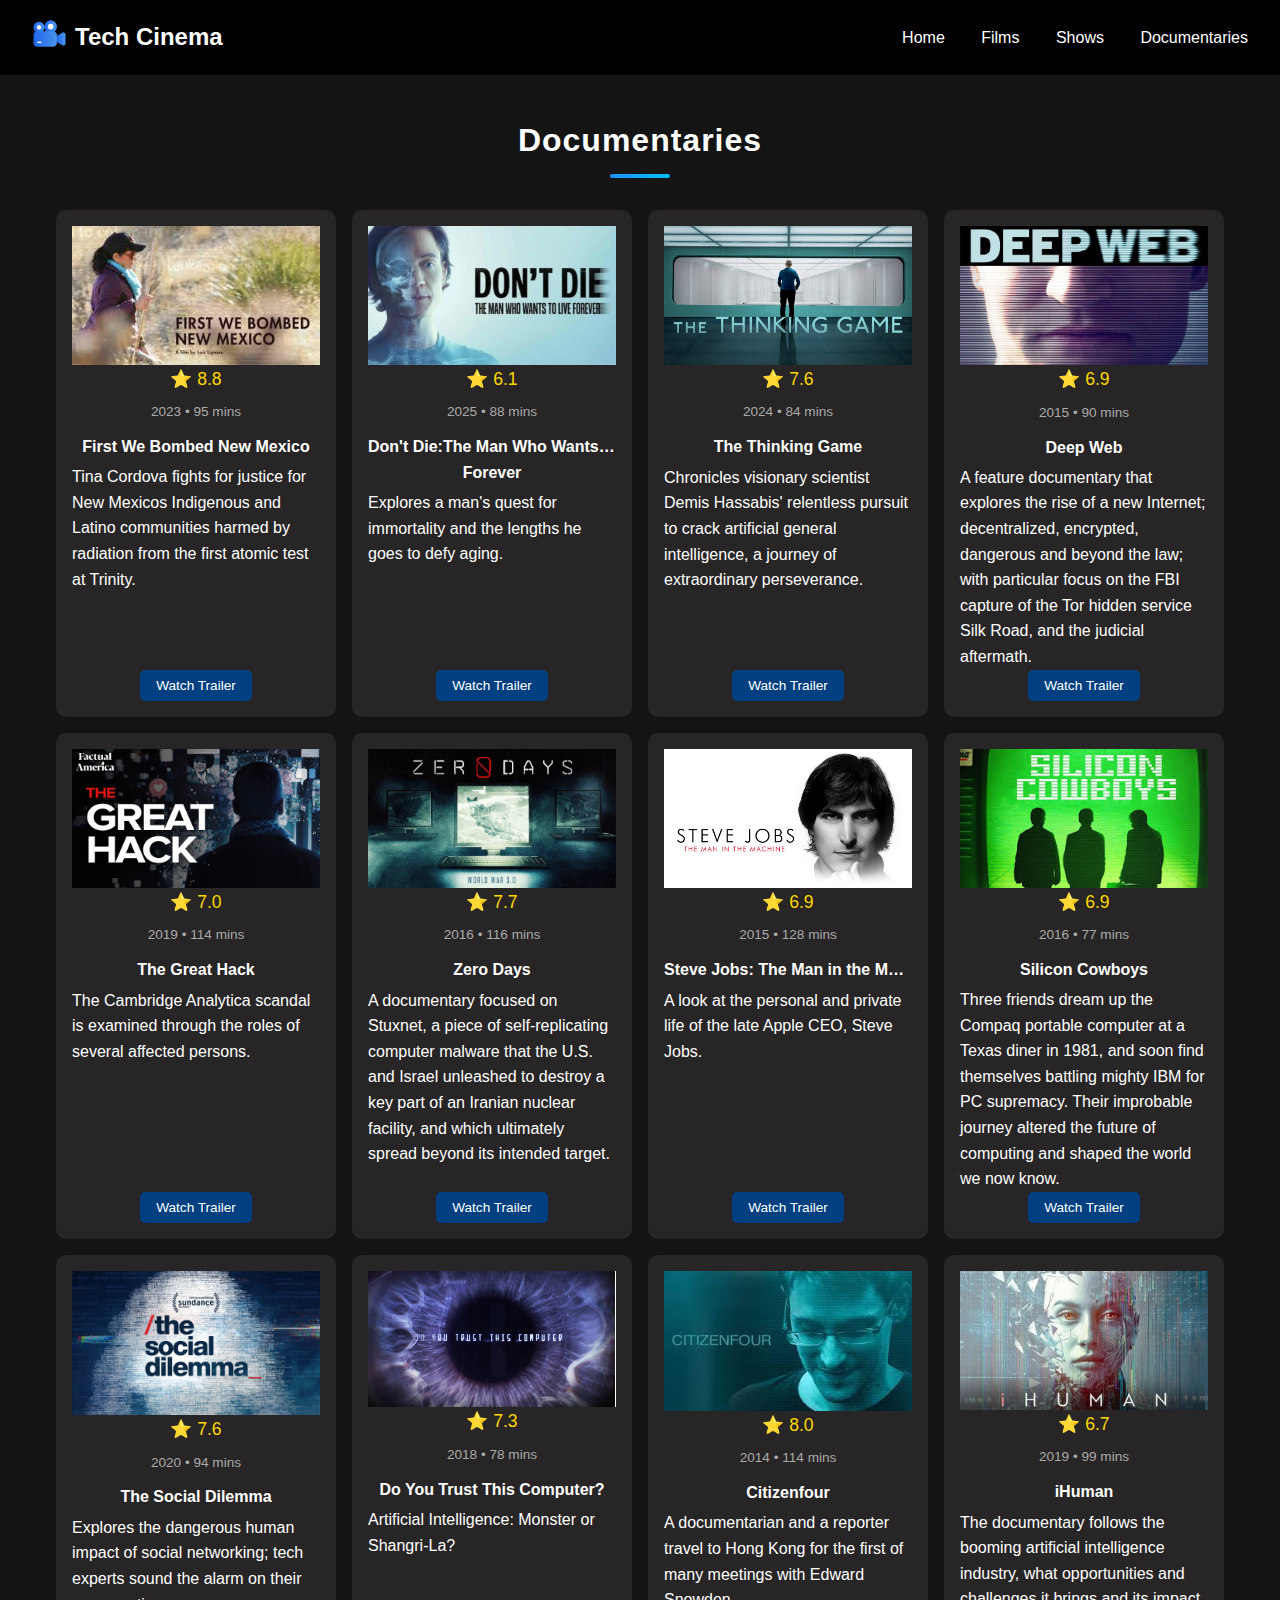
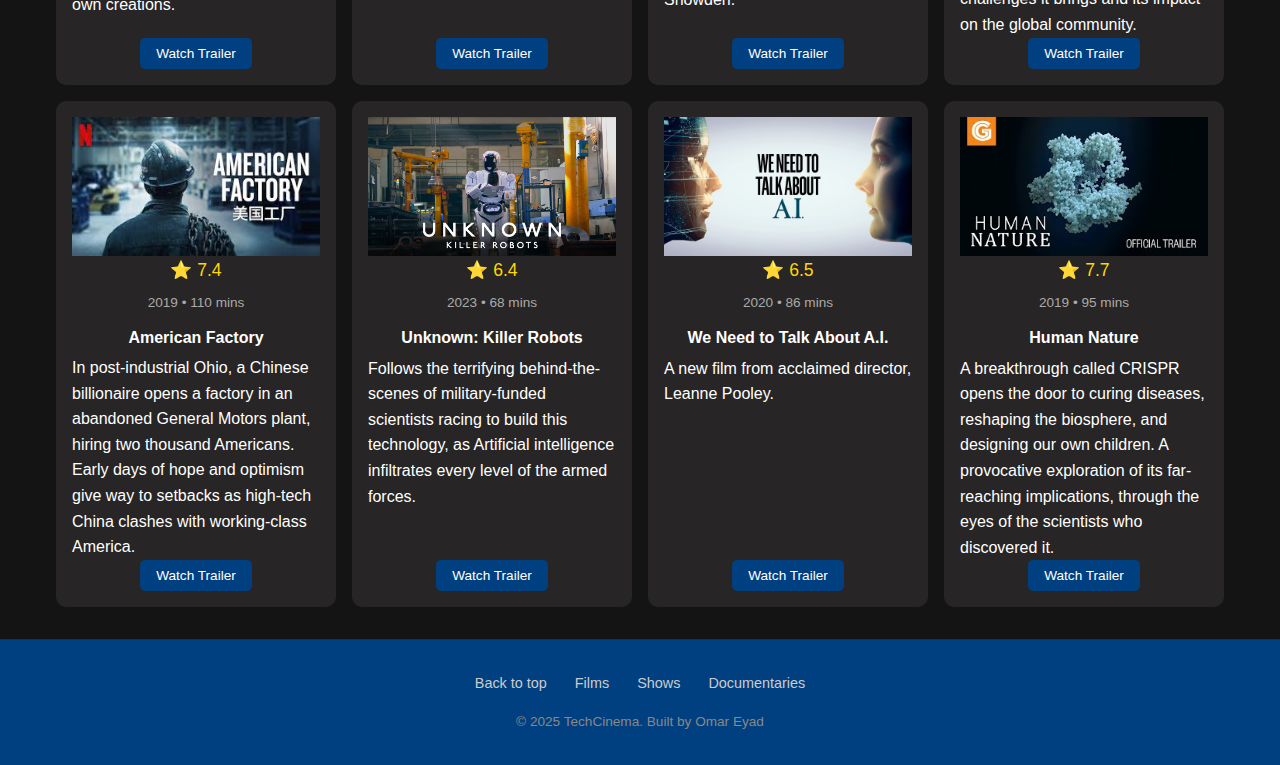
<file: documentaries.html>
<!DOCTYPE html>
<html lang="en">
<head>
    <meta charset="UTF-8">
    <meta name="viewport" content="width=device-width, initial-scale=1.0">
    <link rel="stylesheet" href="styles.css">
    <title>Films page</title>
</head>
<body>
     <header class ="header">
        <div class ="logo">
                       <a href="index.html">
                            <img src="main page resources/logo.png" alt="logo" width="24" height="24">
                        </a>
            <h2>Tech Cinema</h2>
        </div>
    <input type="checkbox" id="menu-toggle" />
    <label for="menu-toggle" class="hamburger">&#9776;</label>

        <nav class ="nav">
            <ul>
                <li><a href="index.html">Home</a></li>
                <li><a href="films.html">Films</a></li>
                <li><a href="shows.html">Shows</a></li>
                <li><a href="documentaries.html">Documentaries</a></li>
            </ul>
    </header>

    <!-- Documentary Section -->
<section class="category films-section" id="films">
    <h2>Documentaries</h2>
    <div class="container film-container">
            <div class ="card">
                <img src="Documentaries/top-rated-doc.avif " alt="top rated doc" >
                <div class="rating">⭐ 8.8</div>
                <div class="year-duration">2023 • 95 mins</div>
                <h4> First We Bombed New Mexico</h4>
                <p> Tina Cordova fights for justice for New Mexicos Indigenous and Latino communities harmed by radiation from the first atomic test at Trinity.</p>
                <button id="trailer-button">
                    <a href="https://www.youtube.com/watch?v=FsLuuqRAprc&pp=ygUaZmlyc3Qgd2UgYm9tYmVkIG5ldyBtZXhpY28%3D" target="_blank">Watch Trailer</a>
                </button>
            </div>
            <div class ="card">
                <img src="Documentaries/latestt-doc.jpg " alt="doc2" >
                <div class="rating">⭐ 6.1</div>
                <div class="year-duration">2025 • 88 mins</div>
                <h4>Don't Die:The Man Who Wants to Live <br> Forever</h4>
                <p> Explores a man's quest for immortality and the lengths he goes to defy aging.</p>
                <button id="trailer-button">
                    <a href="https://www.youtube.com/watch?v=kf9e1o7rUeo&pp=ygUsRG9uJ3QgRGllOiBUaGUgTWFuIFdobyBXYW50cyB0byBMaXZlIEZvcmV2ZXI%3D" target="_blank">Watch Trailer</a>
                </button>
            </div>
            <div class ="card">
                <img src="Documentaries/trending-doc.jpg " alt="doc3" >
                <div class="rating">⭐ 7.6</div>
                <div class="year-duration">2024 • 84 mins</div>
                <h4>The Thinking Game </h4>
                <p> Chronicles visionary scientist Demis Hassabis' relentless pursuit to crack artificial general intelligence, a journey of extraordinary perseverance.</p>
                <button id="trailer-button">
                    <a href="https://www.youtube.com/watch?v=J5XFYMsczy8&pp=ygURVGhlIFRoaW5raW5nIEdhbWU%3D" target="_blank">Watch Trailer</a>
                </button>
            </div>
        <div class="card">
            <img src="Documentaries/doc4.jpg" alt="doc4">
            <div class="rating">⭐ 6.9</div>
            <div class="year-duration">2015 • 90 mins</div>
            <h4>Deep Web</h4>
            <p>A feature documentary that explores the rise of a new Internet; decentralized, encrypted, dangerous and beyond the law; with particular focus on the FBI capture of the Tor hidden service Silk Road, and the judicial aftermath.</p>
            <button id="trailer-button">
                <a href="https://www.youtube.com/watch?v=BvC9oDlT8mM&pp=ygUPZGVlcHdlYiB0cmFpbGVy" target="_blank">Watch Trailer</a>
            </button>
        </div>
        <div class="card">
            <img src="Documentaries/doc5.jpg" alt="doc5">
            <div class="rating">⭐ 7.0</div>
            <div class="year-duration">2019 • 114 mins</div>
            <h4>The Great Hack</h4>
            <p>The Cambridge Analytica scandal is examined through the roles of several affected persons.</p>
            <button id="trailer-button">
                <a href="https://www.youtube.com/watch?v=iX8GxLP1FHo&pp=ygUOdGhlIGdyZWF0IGhhY2s%3D" target="_blank">Watch Trailer</a>
            </button>
        </div>
        <div class="card">
            <img src="Documentaries/doc6.jpg" alt="doc6">
            <div class="rating">⭐ 7.7</div>
            <div class="year-duration">2016 • 116 mins</div>
            <h4>Zero Days</h4>
            <p>A documentary focused on Stuxnet, a piece of self-replicating computer malware that the U.S. and Israel unleashed to destroy a key part of an Iranian nuclear facility, and which ultimately spread beyond its intended target.</p>
            <button id="trailer-button">
                <a href="https://www.youtube.com/watch?v=C8lj45IL5J4&pp=ygURemVybyBkYXlzIHRyYWlsZXI%3D" target="_blank">Watch Trailer</a>
            </button>
        </div>
        <div class="card">
            <img src="Documentaries/doc7.jpg" alt="doc7">
            <div class="rating">⭐ 6.9</div>
            <div class="year-duration">2015 • 128 mins</div>
            <h4>Steve Jobs: The Man in the Machine</h4>
            <p>A look at the personal and private life of the late Apple CEO, Steve Jobs.</p>
            <button id="trailer-button">
                <a href="https://www.youtube.com/watch?v=SrlPyKxdMX4&pp=ygUiU3RldmUgSm9iczogVGhlIE1hbiBpbiB0aGUgTWFjaGluZQ%3D%3D" target="_blank">Watch Trailer</a>
            </button>
        </div>
        <div class="card">
            <img src="Documentaries/doc8.jpg" alt="doc8">
            <div class="rating">⭐ 6.9</div>
            <div class="year-duration">2016 • 77 mins</div>
            <h4>Silicon Cowboys</h4>
            <p>Three friends dream up the Compaq portable computer at a Texas diner in 1981, and soon find themselves battling mighty IBM for PC supremacy. Their improbable journey altered the future of computing and shaped the world we now know.</p>
            <button id="trailer-button">
                <a href="https://www.youtube.com/watch?v=7wjJYqUkHd8&pp=ygUPc2lsaWNvbiBjb3dib3lz" target="_blank">Watch Trailer</a>
            </button>
        </div>
        <div class="card">
            <img src="Documentaries/doc9.jpg" alt="doc9">
            <div class="rating">⭐ 7.6</div>
            <div class="year-duration">2020 • 94 mins</div>
            <h4>The Social Dilemma</h4>
            <p>Explores the dangerous human impact of social networking; tech experts sound the alarm on their own creations.</p>
            <button id="trailer-button">
                <a href="https://www.youtube.com/watch?v=uaaC57tcci0&pp=ygUSdGhlIHNvY2lhbCBkaWxlbW1h" target="_blank">Watch Trailer</a>
            </button>
        </div>
        <div class="card">
            <img src="Documentaries/doc10.webp" alt="doc10">
            <div class="rating">⭐ 7.3</div>
            <div class="year-duration">2018 • 78 mins</div>
            <h4>Do You Trust This Computer?</h4>
            <p>Artificial Intelligence: Monster or Shangri-La?</p>
            <button id="trailer-button">
                <a href="https://www.youtube.com/watch?v=aV_IZye14vs&pp=ygUbRG8gWW91IFRydXN0IFRoaXMgQ29tcHV0ZXI_" target="_blank">Watch Trailer</a>
            </button>
        </div>
        <div class="card">
            <img src="Documentaries/doc11.jpg" alt="doc11">
            <div class="rating">⭐ 8.0</div>
            <div class="year-duration">2014 • 114 mins</div>
            <h4>Citizenfour</h4>
            <p>A documentarian and a reporter travel to Hong Kong for the first of many meetings with Edward Snowden.</p>
            <button id="trailer-button">
                <a href="https://www.youtube.com/watch?v=XiGwAvd5mvM&pp=ygULQ2l0aXplbmZvdXI%3D" target="_blank">Watch Trailer</a>
            </button>
        </div>
        <div class="card">
            <img src="Documentaries/doc12.jpg" alt="doc12">
            <div class="rating">⭐ 6.7</div>
            <div class="year-duration">2019 • 99 mins</div>
            <h4>iHuman</h4>
            <p>The documentary follows the booming artificial intelligence industry, what opportunities and challenges it brings and its impact on the global community.</p>
            <button id="trailer-button">
                <a href="https://www.youtube.com/watch?v=XeSTYN75aic&pp=ygUOaWh1bWFuIHRyYWlsZXI%3D" target="_blank">Watch Trailer</a>
            </button>
        </div>
        <div class="card">
            <img src="Documentaries/doc13.jpg" alt="doc13">
            <div class="rating">⭐ 7.4</div>
            <div class="year-duration">2019 • 110 mins</div>
            <h4>American Factory</h4>
            <p>In post-industrial Ohio, a Chinese billionaire opens a factory in an abandoned General Motors plant, hiring two thousand Americans. Early days of hope and optimism give way to setbacks as high-tech China clashes with working-class America.</p>
            <button id="trailer-button">
                <a href="https://www.youtube.com/watch?v=m36QeKOJ2Fc&pp=ygUYYW1lcmljYW4gZmFjdG9yeSB0cmFpbGVy" target="_blank">Watch Trailer</a>
            </button>
        </div>
        <div class="card">
            <img src="Documentaries/doc14.jpg" alt="doc14">
            <div class="rating">⭐ 6.4</div>
            <div class="year-duration">2023 • 68 mins</div>
            <h4>Unknown: Killer Robots</h4>
            <p>Follows the terrifying behind-the-scenes of military-funded scientists racing to build this technology, as Artificial intelligence infiltrates every level of the armed forces.</p>
            <button id="trailer-button">
                <a href="https://www.youtube.com/watch?v=YsSzNOpr9cE&pp=ygUddW5rbm93biBraWxsZXIgcm9ib3RzIHRyYWlsZXI%3D" target="_blank">Watch Trailer</a>
            </button>
        </div>
        <div class="card">
            <img src="Documentaries/doc15.avif" alt="doc15">
            <div class="rating">⭐ 6.5</div>
            <div class="year-duration">2020 • 86 mins</div>
            <h4>We Need to Talk About A.I.</h4>
            <p>A new film from acclaimed director, Leanne Pooley.</p>
            <button id="trailer-button">
                <a href="https://www.youtube.com/watch?v=UgAa6nZKJjQ&pp=ygUiV2UgTmVlZCB0byBUYWxrIEFib3V0IEEuSS4gdHJhaWxlcg%3D%3D" target="_blank">Watch Trailer</a>
            </button>
        </div>
        <div class="card">
            <img src="Documentaries/doc16.jpg" alt="doc16">
            <div class="rating">⭐ 7.7</div>
            <div class="year-duration">2019 • 95 mins</div>
            <h4>Human Nature</h4>
            <p>A breakthrough called CRISPR opens the door to curing diseases, reshaping the biosphere, and designing our own children. A provocative exploration of its far-reaching implications, through the eyes of the scientists who discovered it.</p>
            <button id="trailer-button">
                <a href="https://www.youtube.com/watch?v=M6fDUzQoi6k&pp=ygUUaHVtYW4gbmF0dXJlIHRyYWlsZXI%3D" target="_blank">Watch Trailer</a>
            </button>
        </div>
    </div>
</section>


<!-- Footer Section -->
<footer class="footer">
    <div class ="footer-links">
        <a href="#top">Back to top</a>
        <a href="films.html">Films</a>
        <a href="shows.html">Shows</a>
        <a href="documentaries.html">Documentaries</a>
    </div>
    <p>&copy; 2025 TechCinema. Built by Omar Eyad</p>
</footer>

    
  
</body>
</html>
</file>
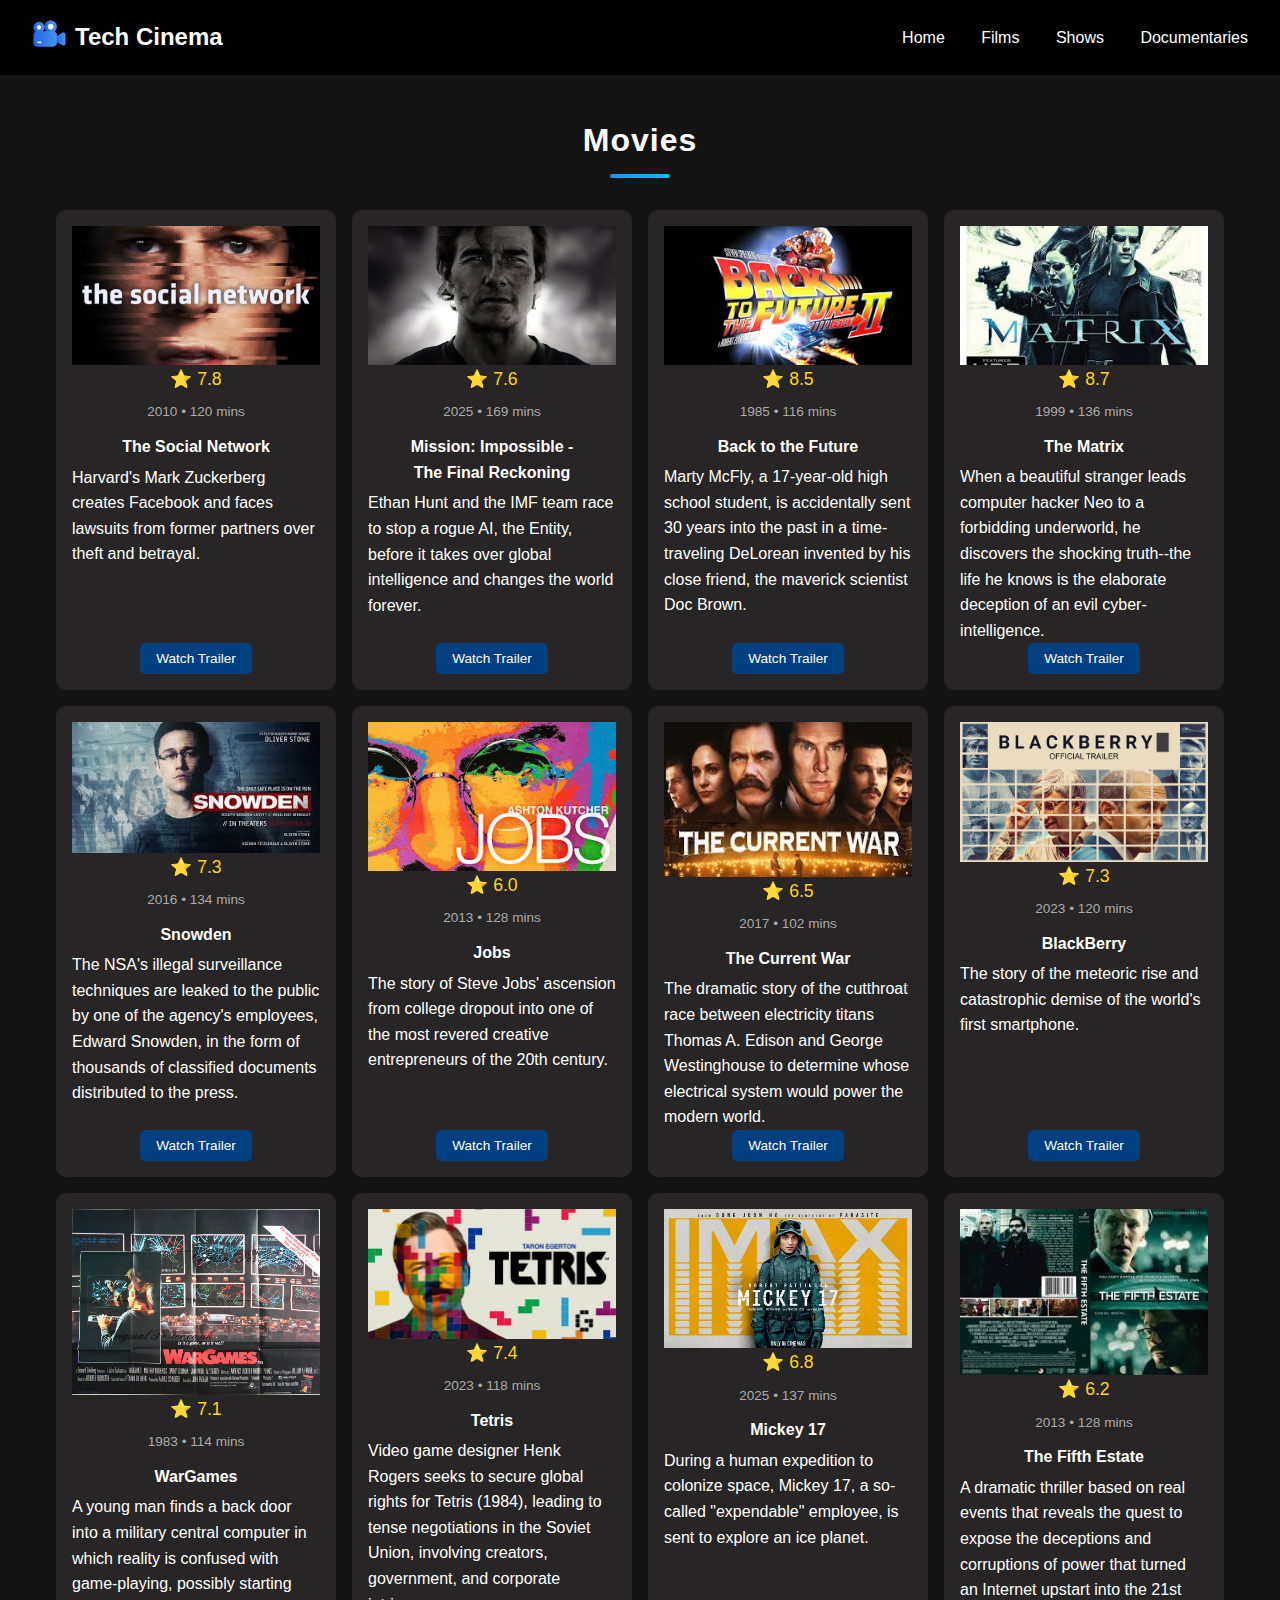
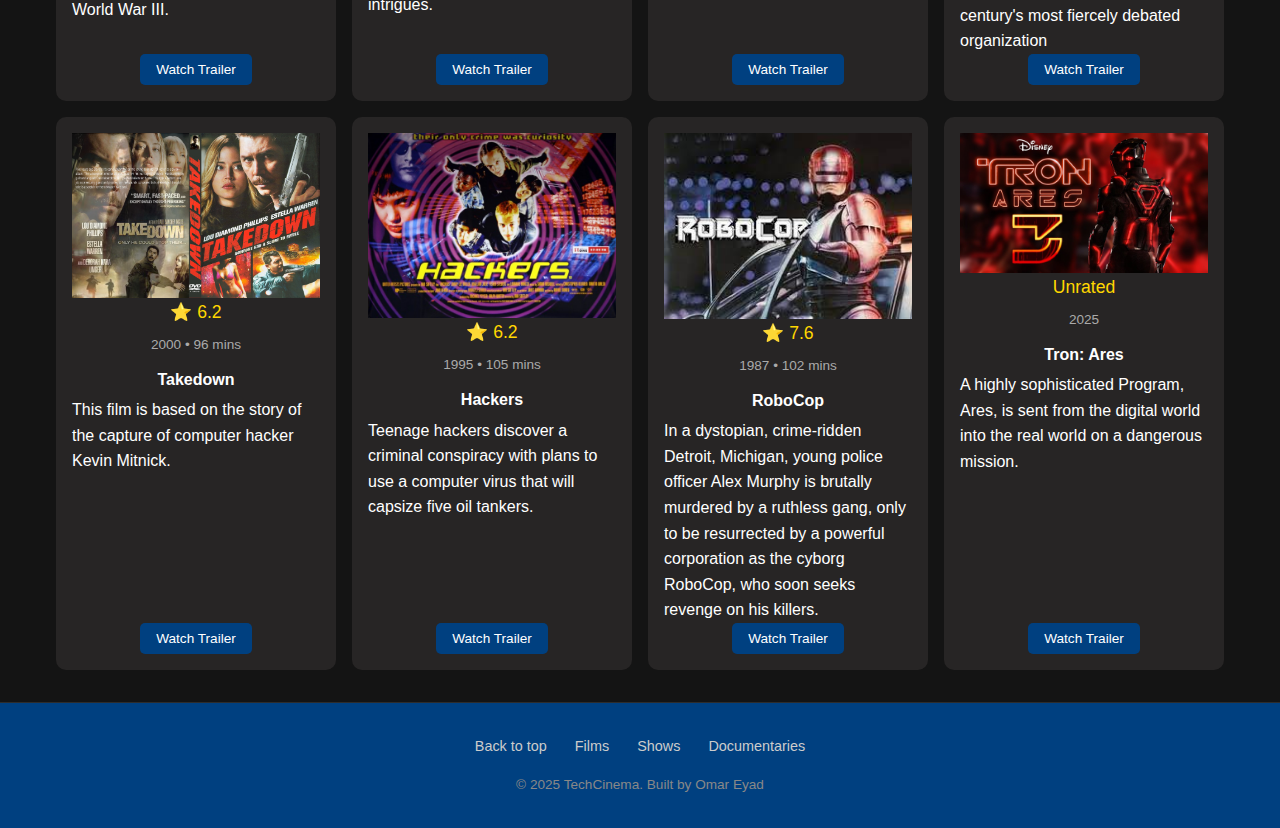
<file: films.html>
<!DOCTYPE html>
<html lang="en">
<head>
    <meta charset="UTF-8">
    <meta name="viewport" content="width=device-width, initial-scale=1.0">
    <link rel="stylesheet" href="styles.css">
    <title>Films page</title>
</head>
<body>
     <header class ="header">
        <div class ="logo">
                        <a href="index.html">
                            <img src="main page resources/logo.png" alt="logo" width="24" height="24">
                        </a>
            <h2>Tech Cinema</h2>
        </div>
    <input type="checkbox" id="menu-toggle" />
    <label for="menu-toggle" class="hamburger">&#9776;</label>

        <nav class ="nav">
            <ul>
                <li><a href="index.html">Home</a></li>
                <li><a href="films.html">Films</a></li>
                <li><a href="shows.html">Shows</a></li>
                <li><a href="documentaries.html">Documentaries</a></li>
            </ul>
    </header>

    <!--  Films Section -->
<section class="category films-section" id="films">
    <h2>Movies</h2>
    <div class="container film-container">
        <div class="card">
            <img src="movies/top-rated-movie.webp" alt="top rated movie">
            <div class="rating">⭐ 7.8</div>
            <div class="year-duration">2010 • 120 mins</div>
            <h4>The Social Network</h4>
            <p>Harvard's Mark Zuckerberg creates Facebook and faces lawsuits from former partners over theft and betrayal.</p>
            <button id="trailer-button">
                <a href="https://www.youtube.com/watch?v=lB95KLmpLR4&pp=ygUadGhlIHNvY2lhbCBuZXR3b3JrIHRyYWlsZXI%3D" target="_blank">Watch Trailer</a>
            </button>
        </div>
        <div class="card">
            <img src="movies/trending.jpg" alt="trending movie">
            <div class="rating">⭐ 7.6</div>
            <div class="year-duration">2025 • 169 mins</div>
            <h4>Mission: Impossible -<br>The Final Reckoning</h4>
            <p>Ethan Hunt and the IMF team race to stop a rogue AI, the Entity, before it takes over global intelligence and changes the world forever.</p>
            <button id="trailer-button">
                <a href="https://www.youtube.com/watch?v=fsQgc9pCyDU" target="_blank">Watch Trailer</a>
            </button>
        </div>
        <div class="card">
            <img src="movies/movie3.jpg" alt="Back to the Future">
            <div class="rating">⭐ 8.5</div>
            <div class="year-duration">1985 • 116 mins</div>
            <h4>Back to the Future</h4>
            <p>Marty McFly, a 17-year-old high school student, is accidentally sent 30 years into the past in a time-traveling DeLorean invented by his close friend, the maverick scientist Doc Brown.</p>
            <button id="trailer-button">
                <a href="https://www.youtube.com/watch?v=qvsgGtivCgs&pp=ygUaYmFjayB0byB0aGUgZnV0dXJlIHRyYWlsZXI%3D" target="_blank">Watch Trailer</a>
            </button>
        </div>
        <div class="card">
            <img src="movies/movie4.jpg" alt="The Matrix">
            <div class="rating">⭐ 8.7</div>
            <div class="year-duration">1999 • 136 mins</div>
            <h4>The Matrix</h4>
            <p>When a beautiful stranger leads computer hacker Neo to a forbidding underworld, he discovers the shocking truth--the life he knows is the elaborate deception of an evil cyber-intelligence.</p>
            <button id="trailer-button">
                <a href="https://www.youtube.com/watch?v=fsQgc9pCyDU" target="_blank">Watch Trailer</a>
            </button>
        </div>
        <div class="card">
            <img src="movies/movie5.jpg" alt="Snowden">
            <div class="rating">⭐ 7.3</div>
            <div class="year-duration">2016 • 134 mins</div>
            <h4>Snowden</h4>
            <p>The NSA's illegal surveillance techniques are leaked to the public by one of the agency's employees, Edward Snowden, in the form of thousands of classified documents distributed to the press.</p>
            <button id="trailer-button">
                <a href="https://www.youtube.com/watch?v=QlSAiI3xMh4&pp=ygUPc25vd2RlbiB0cmFpbGVy" target="_blank">Watch Trailer</a>
            </button>
        </div>
        <div class="card">
            <img src="movies/movie6.jpg" alt="Jobs">
            <div class="rating">⭐ 6.0</div>
            <div class="year-duration">2013 • 128 mins</div>
            <h4>Jobs</h4>
            <p>The story of Steve Jobs' ascension from college dropout into one of the most revered creative entrepreneurs of the 20th century.</p>
            <button id="trailer-button">
                <a href="https://www.youtube.com/watch?v=PWUvc5_Yp-I&pp=ygUMam9icyB0cmFpbGVy" target="_blank">Watch Trailer</a>
            </button>
        </div>
        <div class="card">
            <img src="movies/movie7.jpg" alt="The Current War">
            <div class="rating">⭐ 6.5</div>
            <div class="year-duration">2017 • 102 mins</div>
            <h4>The Current War</h4>
            <p>The dramatic story of the cutthroat race between electricity titans Thomas A. Edison and George Westinghouse to determine whose electrical system would power the modern world.</p>
            <button id="trailer-button">
                <a href="https://www.youtube.com/watch?v=kue18AxK1tU&pp=ygUPdGhlIGN1cnJlbnQgd2Fy" target="_blank">Watch Trailer</a>
            </button>
        </div>
        <div class="card">
            <img src="movies/movie8.jpg" alt="BlackBerry">
            <div class="rating">⭐ 7.3</div>
            <div class="year-duration">2023 • 120 mins</div>
            <h4>BlackBerry</h4>
            <p>The story of the meteoric rise and catastrophic demise of the world's first smartphone.</p>
            <button id="trailer-button">
                <a href="https://www.youtube.com/watch?v=cXL_HDzBQsM&pp=ygUSYmxhY2tiZXJyeSB0cmFpbGVy" target="_blank">Watch Trailer</a>
            </button>
        </div>
        <div class="card">
            <img src="movies/movie9.jpg" alt="WarGames">
            <div class="rating">⭐ 7.1</div>
            <div class="year-duration">1983 • 114 mins</div>
            <h4>WarGames</h4>
            <p>A young man finds a back door into a military central computer in which reality is confused with game-playing, possibly starting World War III.</p>
            <button id="trailer-button">
                <a href="https://www.youtube.com/watch?v=TQUsLAAZuhU&pp=ygUQd2FyZ2FtZXMgdHJhaWxlcg%3D%3D" target="_blank">Watch Trailer</a>
            </button>
        </div>
        <div class="card">
            <img src="movies/movie10.jpg" alt="Tetris">
            <div class="rating">⭐ 7.4</div>
            <div class="year-duration">2023 • 118 mins</div>
            <h4>Tetris</h4>
            <p>Video game designer Henk Rogers seeks to secure global rights for Tetris (1984), leading to tense negotiations in the Soviet Union, involving creators, government, and corporate intrigues.</p>
            <button id="trailer-button">
                <a href="https://www.youtube.com/watch?v=-BLM1naCfME&pp=ygUNdGV0cmlzdHJhaWxlcg%3D%3D" target="_blank">Watch Trailer</a>
            </button>
        </div>
        <div class="card">
            <img src="movies/latestmovie.webp" alt="latest">
            <div class="rating">⭐ 6.8</div>
            <div class="year-duration">2025 • 137 mins</div>
            <h4> Mickey 17</h4>
            <p>During a human expedition to colonize space, Mickey 17, a so-called "expendable" employee, is sent to explore an ice planet.</p>
            <button id="trailer-button">
                <a href="https://www.youtube.com/watch?v=osYpGSz_0i4&pp=ygURbWlja2V5IDE3IHRyYWlsZXI%3D" target="_blank">Watch Trailer</a>
            </button>
        </div>
        <div class="card">
            <img src="movies/movie11.jpg" alt="The Fifth Estate">
            <div class="rating">⭐ 6.2</div>
            <div class="year-duration">2013 • 128 mins</div>
            <h4>The Fifth Estate</h4>
            <p>A dramatic thriller based on real events that reveals the quest to expose the deceptions and corruptions of power that turned an Internet upstart into the 21st century's most fiercely debated organization</p>
            <button id="trailer-button">
                <a href="https://www.youtube.com/watch?v=YQOiS_l_0Jk&pp=ygUQdGhlIGZpZnRoIGVzdGF0ZQ%3D%3D" target="_blank">Watch Trailer</a>
            </button>
        </div>
        <div class="card">
            <img src="movies/movie12.jpg" alt="Takedown">
            <div class="rating">⭐ 6.2</div>
            <div class="year-duration">2000 • 96 mins</div>
            <h4>Takedown</h4>
            <p>This film is based on the story of the capture of computer hacker Kevin Mitnick.</p>
            <button id="trailer-button">
                <a href="https://www.youtube.com/watch?v=NbgDMYy9mzM&pp=ygUQdGFrZWRvd24gdHJhaWxlcg%3D%3D" target="_blank">Watch Trailer</a>
            </button>
        </div>
        <div class="card">
            <img src="movies/movie13.jpg" alt="Hackers">
            <div class="rating">⭐ 6.2</div>
            <div class="year-duration">1995 • 105 mins</div>
            <h4>Hackers</h4>
            <p>Teenage hackers discover a criminal conspiracy with plans to use a computer virus that will capsize five oil tankers.</p>
            <button id="trailer-button">
                <a href="https://www.youtube.com/watch?v=piI9vJ9-UZ0&pp=ygUPaGF4a2VycyB0cmFpbGVy" target="_blank">Watch Trailer</a>
            </button>
        </div>
        <div class="card">
            <img src="movies/movie14.jpg" alt="RoboCop">
            <div class="rating">⭐ 7.6</div>
            <div class="year-duration">1987 • 102 mins</div>
            <h4>RoboCop</h4>
            <p>In a dystopian, crime-ridden Detroit, Michigan, young police officer Alex Murphy is brutally murdered by a ruthless gang, only to be resurrected by a powerful corporation as the cyborg RoboCop, who soon seeks revenge on his killers.</p>
            <button id="trailer-button">
                <a href="https://www.youtube.com/watch?v=IqvRDhW-XVA&pp=ygUPcm9ib2NvcCB0cmFpbGVy0gcJCY0JAYcqIYzv" target="_blank">Watch Trailer</a>
            </button>
        </div>
        <div class="card">
            <img src="movies/movie15.jpg" alt="Tron: Ares">
            <div class="rating">Unrated</div>
            <div class="year-duration">2025 </div>
            <h4>Tron: Ares</h4>
            <p>A highly sophisticated Program, Ares, is sent from the digital world into the real world on a dangerous mission.</p>
            <button id="trailer-button">
                <a href="https://www.youtube.com/watch?v=9KVG_X_7Naw&pp=ygUQdHJvbiBhcmVzdHJhaWxlcg%3D%3D" target="_blank">Watch Trailer</a>
            </button>
        </div>
    </div>
</section>

<!--footer section-->
<footer class="footer">
    <div class ="footer-links">
        <a href="#top">Back to top</a>
        <a href="films.html">Films</a>
        <a href="shows.html">Shows</a>
        <a href="documentaries.html">Documentaries</a>
    </div>
    <p>&copy; 2025 TechCinema. Built by Omar Eyad</p>
</footer>

    
  
</body>
</html>
</file>
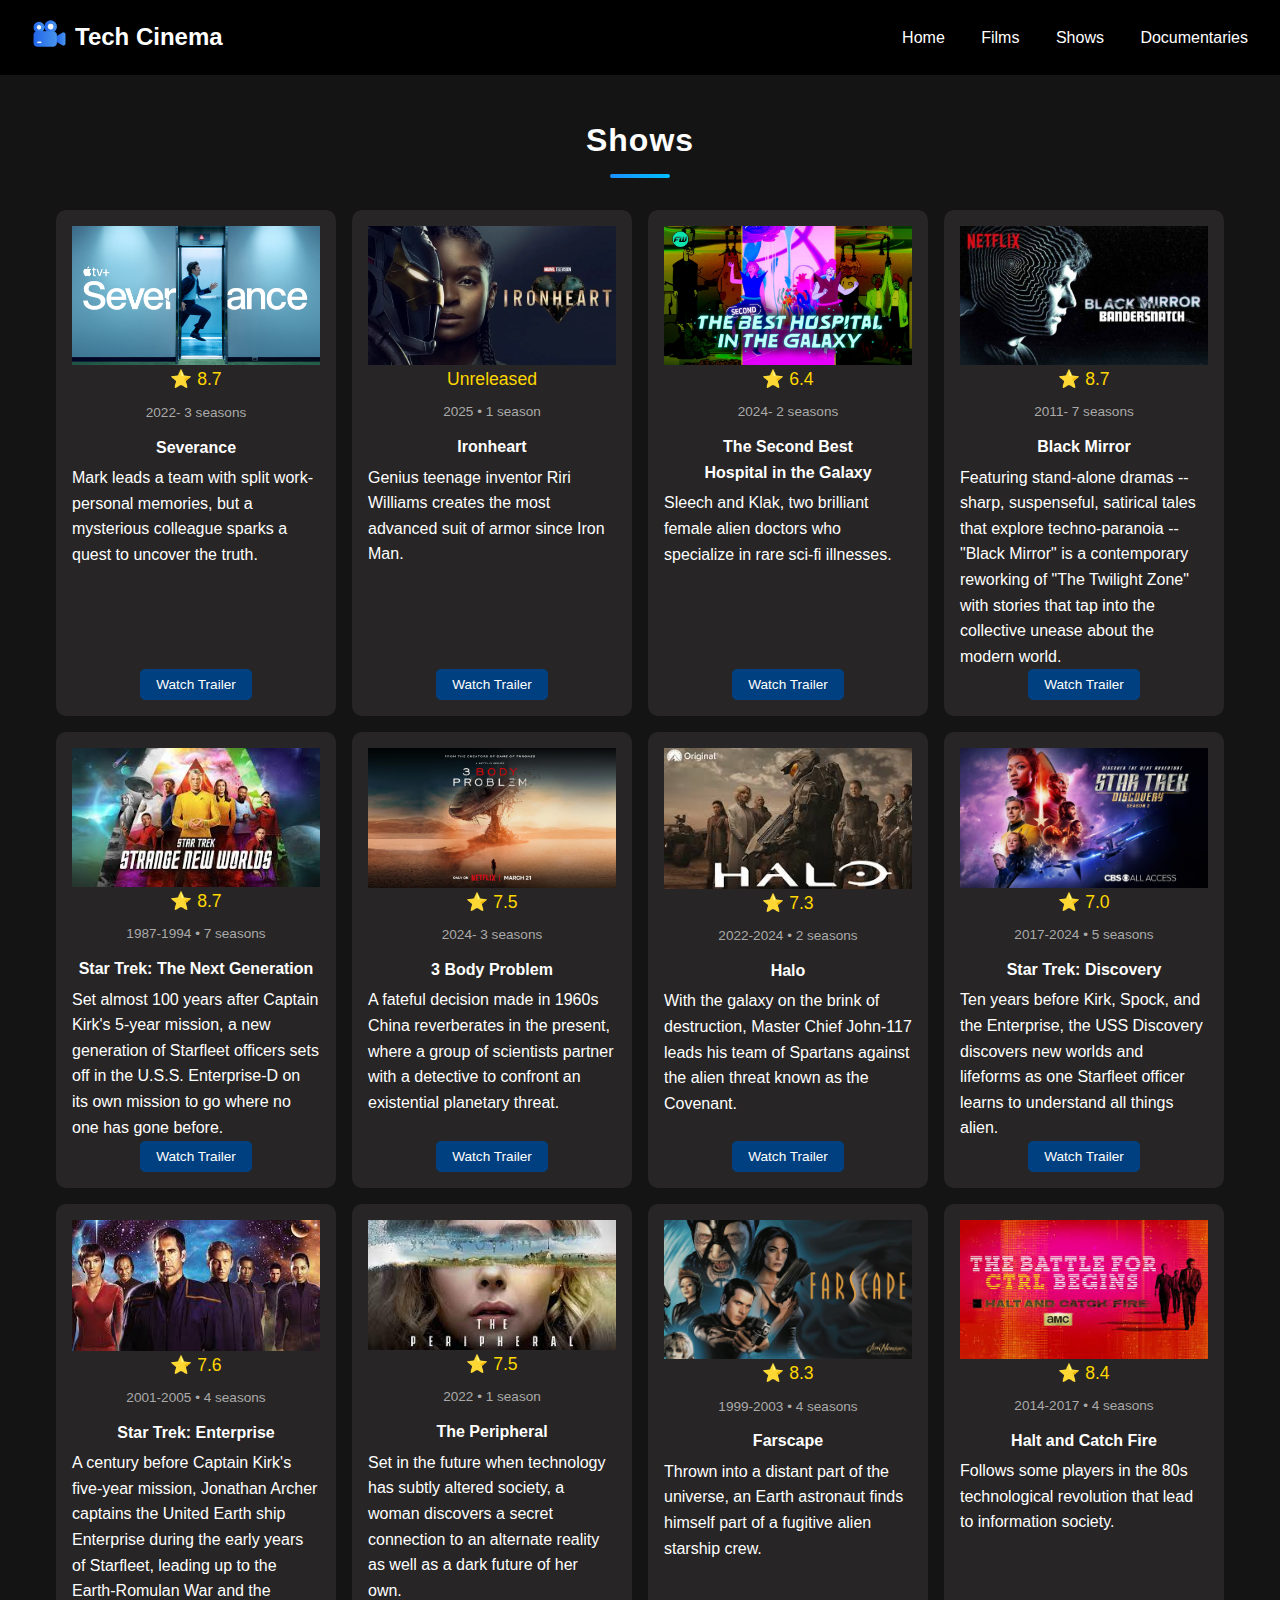
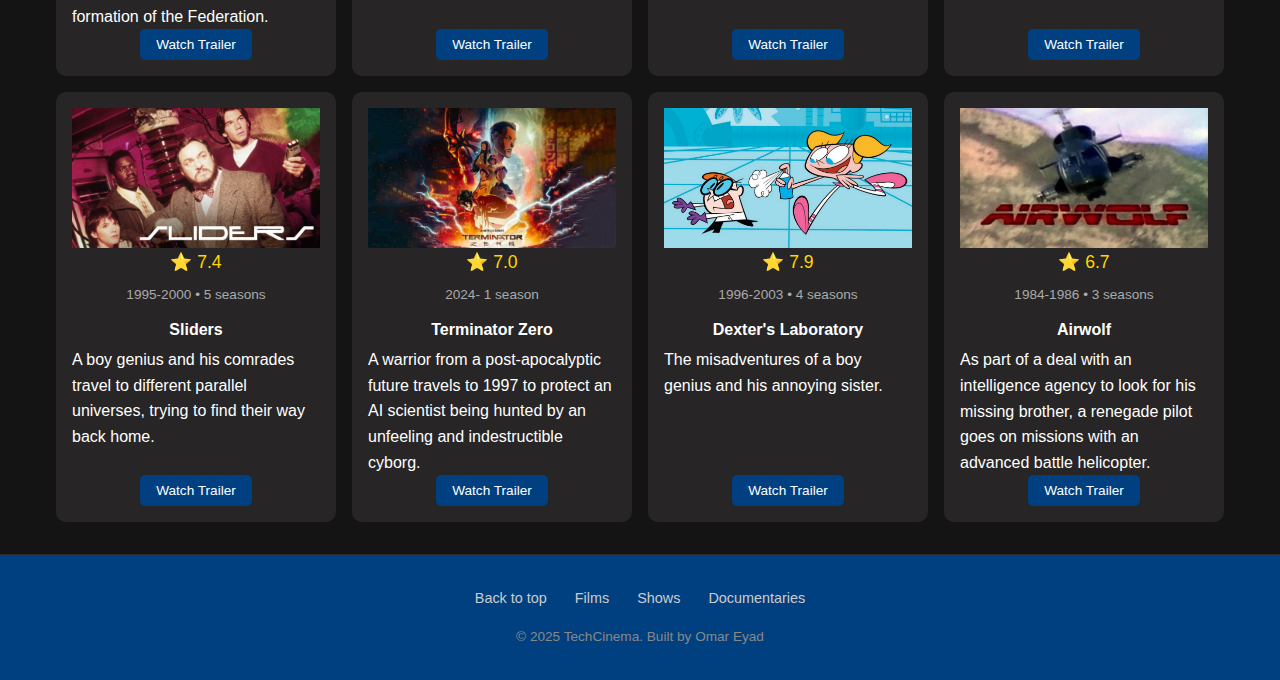
<file: shows.html>
<!DOCTYPE html>
<html lang="en">
<head>
    <meta charset="UTF-8">
    <meta name="viewport" content="width=device-width, initial-scale=1.0">
    <link rel="stylesheet" href="styles.css">
    <title>Films page</title>
</head>
<body>
     <header class ="header">
        <div class ="logo">
                        <a href="index.html">
                            <img src="main page resources/logo.png" alt="logo" width="24" height="24">
                        </a>
            <h2>Tech Cinema</h2>
        </div>
    <input type="checkbox" id="menu-toggle" />
    <label for="menu-toggle" class="hamburger">&#9776;</label>

        <nav class ="nav">
            <ul>
                <li><a href="index.html">Home</a></li>
                <li><a href="films.html">Films</a></li>
                <li><a href="shows.html">Shows</a></li>
                <li><a href="documentaries.html">Documentaries</a></li>
            </ul>
    </header>

    <!-- Show Section -->
<section class="category films-section" id="films">
    <h2>Shows</h2>
    <div class="container film-container">
                    <div class ="card">
                <img src="shows/top-rated-show.jpg " alt="top rated show" >
                <div class="rating">⭐ 8.7</div>
                <div class="year-duration">2022-  3 seasons</div>
                <h4> Severance </h4>
                <p> Mark leads a team with split work-personal memories, but a mysterious colleague sparks a quest to uncover the truth.</p>
                <button id="trailer-button">
                    <a href="https://www.youtube.com/watch?v=xEQP4VVuyrY" target="_blank">Watch Trailer</a>
                </button>
            </div>
            <div class ="card">
                <img src="shows/trending-tech-show.webp" alt="Trending Show" >
                <div class="rating">Unreleased</div>
                <div class="year-duration">2025 • 1 season</div>
                <h4> Ironheart </h4>
                <p>Genius teenage inventor Riri Williams creates the most advanced suit of armor since Iron Man.</p>
                <button id="trailer-button">
                    <a href="https://www.youtube.com/watch?v=WpW36ldAqnM&pp=ygUQaXJvbmhlYXJ0dHJhaWxlcg%3D%3D" target="_blank">Watch Trailer</a>
                </button>
            </div>
            <div class ="card">
                <img src="shows/latest-tech-show.webp " alt="Latest Show" >
                <div class="rating">⭐ 6.4</div>
                <div class="year-duration">2024-  2 seasons</div>
                <h4>The Second Best <br>Hospital in the Galaxy </h4>
                <p> Sleech and Klak, two brilliant female alien doctors who specialize in rare sci-fi illnesses.</p>
                <button id="trailer-button">
                    <a href="https://www.youtube.com/watch?v=flsenN52z7Q&pp=ygUmdGhlIHNlY29uZCBiZXN0IGhvc3BpdGFsIGluIHRoZSBnYWxheHk%3D" target="_blank">Watch Trailer</a>
                </button>
            </div>
        <div class="card">
            <img src="shows/show4.jpg" alt="Black Mirror">
            <div class="rating">⭐ 8.7</div>
            <div class="year-duration">2011-  7 seasons</div>
            <h4>Black Mirror</h4>
            <p>Featuring stand-alone dramas -- sharp, suspenseful, satirical tales that explore techno-paranoia -- "Black Mirror" is a contemporary reworking of "The Twilight Zone" with stories that tap into the collective unease about the modern world.</p>
            <button id="trailer-button">
                <a href="https://www.youtube.com/watch?v=V0XOApF5nLU&pp=ygUUYmxhY2sgbWlycm9yIHRyYWlsZXI%3D" target="_blank">Watch Trailer</a>
            </button>
        </div>
        <div class="card">
            <img src="shows/show5.jpg" alt="Star Trek">
            <div class="rating">⭐ 8.7</div>
            <div class="year-duration">1987-1994 • 7 seasons</div>
            <h4>Star Trek: The Next Generation</h4>
            <p>Set almost 100 years after Captain Kirk's 5-year mission, a new generation of Starfleet officers sets off in the U.S.S. Enterprise-D on its own mission to go where no one has gone before.</p>
            <button id="trailer-button">
                <a href="https://www.youtube.com/watch?v=pKFUZ10Wmbw&pp=ygURc3RhciB0cmVrIHRyYWlsZXI%3D" target="_blank">Watch Trailer</a>
            </button>
        </div>
        <div class="card">
            <img src="shows/show6.jpg" alt="3 Body Problem">
            <div class="rating">⭐ 7.5</div>
            <div class="year-duration">2024-  3 seasons</div>
            <h4>3 Body Problem</h4>
            <p>A fateful decision made in 1960s China reverberates in the present, where a group of scientists partner with a detective to confront an existential planetary threat.</p>
            <button id="trailer-button">
                <a href="https://www.youtube.com/watch?v=SdvzhCL7vIA&pp=ygUOMyBib2R5IHByb2JsZW0%3D" target="_blank">Watch Trailer</a>
            </button>
        </div>
        <div class="card">
            <img src="shows/show7.jpg" alt="Halo">
            <div class="rating">⭐ 7.3</div>
            <div class="year-duration">2022-2024 • 2 seasons</div>
            <h4>Halo</h4>
            <p>With the galaxy on the brink of destruction, Master Chief John-117 leads his team of Spartans against the alien threat known as the Covenant.</p>
            <button id="trailer-button">
                <a href="https://www.youtube.com/watch?v=5KZ3MKraNKY&pp=ygUMaGFsbyB0cmFpbGVy0gcJCY0JAYcqIYzv" target="_blank">Watch Trailer</a>
            </button>
        </div>
        <div class="card">
            <img src="shows/show8.png" alt="Star Trek: Discovery">
            <div class="rating">⭐ 7.0</div>
            <div class="year-duration">2017-2024 • 5 seasons</div>
            <h4>Star Trek: Discovery</h4>
            <p>Ten years before Kirk, Spock, and the Enterprise, the USS Discovery discovers new worlds and lifeforms as one Starfleet officer learns to understand all things alien.</p>
            <button id="trailer-button">
                <a href="https://www.youtube.com/watch?v=oWnYtyNKPsA&pp=ygUTc3RhciB0cmVrIGRpc2NvdmVyeQ%3D%3D" target="_blank">Watch Trailer</a>
            </button>
        </div>
        <div class="card">
            <img src="shows/show9.jpg" alt="Star Trek: Enterprise">
            <div class="rating">⭐ 7.6</div>
            <div class="year-duration">2001-2005 • 4 seasons</div>
            <h4>Star Trek: Enterprise</h4>
            <p>A century before Captain Kirk's five-year mission, Jonathan Archer captains the United Earth ship Enterprise during the early years of Starfleet, leading up to the Earth-Romulan War and the formation of the Federation.</p>
            <button id="trailer-button">
                <a href="https://www.youtube.com/watch?v=Y8TT-DdEE6U&pp=ygUcc3RhciB0cmVrIGVudGVycHJpc2UgdHJhaWxlcg%3D%3D" target="_blank">Watch Trailer</a>
            </button>
        </div>
        <div class="card">
            <img src="shows/show10.jpg" alt="The Peripheral">
            <div class="rating">⭐ 7.5</div>
            <div class="year-duration">2022 • 1 season</div>
            <h4>The Peripheral</h4>
            <p>Set in the future when technology has subtly altered society, a woman discovers a secret connection to an alternate reality as well as a dark future of her own.</p>
            <button id="trailer-button">
                <a href="https://www.youtube.com/watch?v=BqqShroJH44&pp=ygUOdGhlIHBlcmlwaGVyYWzSBwkJjQkBhyohjO8%3D" target="_blank">Watch Trailer</a>
            </button>
        </div>
        <div class="card">
            <img src="shows/show11.jpg" alt="Farscape">
            <div class="rating">⭐ 8.3</div>
            <div class="year-duration">1999-2003 • 4 seasons</div>
            <h4>Farscape</h4>
            <p>Thrown into a distant part of the universe, an Earth astronaut finds himself part of a fugitive alien starship crew.</p>
            <button id="trailer-button">
                <a href="https://www.youtube.com/watch?v=IvGmRULJ4R8&pp=ygUQZmFyc2NhcGUgdHJhaWxlcg%3D%3D" target="_blank">Watch Trailer</a>
            </button>
        </div>
        <div class="card">
            <img src="shows/show12.jpg" alt="Halt and Catch Fire">
            <div class="rating">⭐ 8.4</div>
            <div class="year-duration">2014-2017 • 4 seasons</div>
            <h4>Halt and Catch Fire</h4>
            <p>Follows some players in the 80s technological revolution that lead to information society.</p>
            <button id="trailer-button">
                <a href="https://www.youtube.com/watch?v=erxorxXIlAY&pp=ygUbaGFsdCBhbmQgY2F0Y2ggZmlyZSB0cmFpbGVy" target="_blank">Watch Trailer</a>
            </button>
        </div>
        <div class="card">
            <img src="shows/show13.avif" alt="Sliders">
            <div class="rating">⭐ 7.4</div>
            <div class="year-duration">1995-2000 • 5 seasons</div>
            <h4>Sliders</h4>
            <p>A boy genius and his comrades travel to different parallel universes, trying to find their way back home.</p>
            <button id="trailer-button">
                <a href="https://www.youtube.com/watch?v=7PfEmwy7wAQ&pp=ygUPc2xpZGVycyB0cmFpbGVy" target="_blank">Watch Trailer</a>
            </button>
        </div>
        <div class="card">
            <img src="shows/show14.jpg" alt="Terminator Zero">
            <div class="rating">⭐ 7.0</div>
            <div class="year-duration">2024- 1 season</div>
            <h4>Terminator Zero</h4>
            <p>A warrior from a post-apocalyptic future travels to 1997 to protect an AI scientist being hunted by an unfeeling and indestructible cyborg.</p>
            <button id="trailer-button">
                <a href="https://www.youtube.com/watch?v=1uRZ8CFExEY&pp=ygUXdGVybWluYXRvciB6ZXJvIHRyYWlsZXI%3D" target="_blank">Watch Trailer</a>
            </button>
        </div>
        <div class="card">
            <img src="shows/show16.jpg" alt="Dexter's Laboratory">
            <div class="rating">⭐ 7.9</div>
            <div class="year-duration">1996-2003 • 4 seasons</div>
            <h4>Dexter's Laboratory</h4>
            <p>The misadventures of a boy genius and his annoying sister.</p>
            <button id="trailer-button">
                <a href="https://www.youtube.com/watch?v=Ya3Q9OLk25g&pp=ygUbZGV4dGVyJ3MgbGFib3JhdG9yeSB0cmFpbGVy" target="_blank">Watch Trailer</a>
            </button>
        </div>
        <div class="card">
            <img src="shows/show15.jpg" alt="Airwolf">
            <div class="rating">⭐ 6.7</div>
            <div class="year-duration">1984-1986 • 3 seasons</div>
            <h4>Airwolf</h4>
            <p>As part of a deal with an intelligence agency to look for his missing brother, a renegade pilot goes on missions with an advanced battle helicopter.</p>
            <button id="trailer-button">
                <a href="https://www.youtube.com/watch?v=wKUkvIn1L0Q&pp=ygUPYWlyd29sZiB0cmFpbGVy" target="_blank">Watch Trailer</a>
            </button>
        </div>
    </div>
</section>

<!--footer section-->
<footer class="footer">
    <div class ="footer-links">
        <a href="#top">Back to top</a>
        <a href="films.html">Films</a>
        <a href="shows.html">Shows</a>
        <a href="documentaries.html">Documentaries</a>
    </div>
    <p>&copy; 2025 TechCinema. Built by Omar Eyad</p>
</footer>

    
  
</body>
</html>
</file>
<file: styles.css>
/* Home page styles */

* {
    margin: 0;
    padding: 0;
    box-sizing: border-box;
    font-family: 'Segoe UI', Tahoma, Geneva, Verdana, sans-serif;
}
/*smooth scrolling */
html {
  scroll-behavior: smooth;
}

/* Prevent horizontal overflow */
html, body {
    overflow-x: hidden;
}

body {
    background-color: #141414;
    color: #FFFFFF;
    line-height: 1.6;
}

/* header styles */
header {
    background-color: black;
    display: flex;
    justify-content: space-between;
    align-items: center;
    padding: 1rem 2rem;
    position: sticky;
    top: 0;
    z-index: 100;
}

/* Logo styles */
.logo {
    display: flex;
    align-items: center;
    gap: 0.5rem;
    font-weight: bold;
    color: #FFFFFF;
}

.logo img {
    width: 35px;
    height: 35px;
}

/* reduce logo size for devicer with smaller screens */
@media (max-width: 768px) {
    .logo {
        font-size: 0.9rem;
    }
}

/* nav styles */
nav a {
    color: #FFFFFF;
    text-decoration: none;
    margin-left: 2rem;
    font-size: 1rem;
    font-weight: 500;
    display: inline-block; 
    transition: transform 0.2s ease, color 0.2s ease, border-bottom 0.2s ease; 
}

nav li {
    list-style: none;
    display: inline-block;
}

nav a:hover,
nav a:active {
    color: #FFF;
    border-bottom: 2px solid #1E90FF;
    transform: scale(1.1); 
}


/* Mobile optimized nav */
#menu-toggle {
    display: none;
}

.hamburger {
    display: none;
    font-size: 1.5rem;
    color: white;
    cursor: pointer;
}

/* Responsive nav styles for mobile */
@media (max-width: 768px) {
    .hamburger {
        display: block;
    }

    nav {
        display: none;
        position: absolute;
        top: 100%;
        left: 0;
        width: 100%;
        background-color: black;
        padding: 1rem 0;
        flex-direction: column;
        align-items: center;
    }

    nav ul {
        display: flex;
        flex-direction: column;
        align-items: center;
        width: 100%;
        padding: 0;
        gap: 1rem;
    }

    nav li {
        display: block;
        width: 100%;
        text-align: center;
    }

    nav a {
        display: inline-block;
        width: 100%;
        margin-left: 0; 
        padding: 0.5rem 0;
    }

    #menu-toggle:checked + .hamburger + nav {
        display: flex;
    }
}



/* hero section */
.hero {
    position: relative;
    background: url("main page resources/cover 2.jpg") no-repeat center center/cover;
    height: 670px;
    display: flex;
    justify-content: center;
    align-items: center;
}

.hero-text {
    background: rgba(0, 0, 0, 0.6);
    padding: 1.5rem 2rem;
    border-radius: 10px;
    text-align: center;
    max-width: 600px;
}

.hero-text h1 {
    font-size: 1.5rem;
    font-weight: 700;
    color: #CCC;
}

.hero-text p {
    font-size: 0.9rem;
    margin-top: 0.5rem;
    color: #CCC;
}

/*Card Section Styles*/
section {
    padding: 2.5em 0 2em;
    text-align: center;
    width: 100%; 
    box-sizing: border-box;
}


section h2 {
  font-size: 2rem;
  color: #fff;
  margin-bottom: 2rem;
  font-weight: 600;
  text-align: center;
  letter-spacing: 1px;
  position: relative;
}

section h2::after {
  content: "";
  display: block;
  width: 60px;
  height: 4px;
  background: linear-gradient(90deg, #1E90FF, #00BFFF);
  margin: 0.5rem auto 0;
  border-radius: 2px;
}


/* Container for cards */
.container {
    display: flex;
    flex-wrap: wrap;
    justify-content: center;
    gap: 2rem;
    margin: 0 auto 2rem auto;
    width: 100%;
    max-width: 1200px;
    padding: 0 1rem;
    box-sizing: border-box;
}

.card {
    background: #272525;
    width: 300px;
    height: 500px;
    border-radius: 10px;
    padding: 1rem;
    text-align: left;
    display: flex;
    flex-direction: column;
    box-sizing: border-box;
    transition: transform 0.3s ease, box-shadow 0.3s ease;
    overflow: hidden;
}

.card:hover {
    transform: scale(1.03);
    box-shadow: 0 0 10px #1E90FF, 0 0 20px #1E90FF;
}


/* Rating section */
.card .rating {
    display: flex;
    align-items: center;
    justify-content: center; 
    gap: 0.5rem;
    font-size: 1.1rem; 
    color: gold;
    margin-bottom: 0.5rem;
    white-space: nowrap;
    overflow: hidden;
    text-overflow: ellipsis;
}

.card h4 {
    font-size: 1rem;
    margin-bottom: 0.3rem;
    color: #FFF;
    white-space: nowrap;
    overflow: hidden;
    text-overflow: ellipsis;
    text-align: center;
}


.card .year-duration {
    font-size: 0.85rem;
    color: #aaa;
    text-align: center;
    margin-bottom: 0.7rem;
}



.card button {
    background-color: #004080;
    color: #FFF;
    border: none;
    padding: 0.5rem 1rem;
    border-radius: 5px;
    cursor: pointer;
    font-size: 0.85rem;
    align-self: center;
    margin-top: auto; 
}

.card button a {
    text-decoration: none;
    color: #FFF;
}

.card button:hover {
    background-color: #0056b3;
}

/* View More Button Styling */
.view-more-button {
    display: flex;
    justify-content: center;
    margin-top: 1.5rem;
    margin-bottom: 2rem;
}

.view-more {
    background-color: #1E90FF;
    color: #FFF;
    border: none;
    padding: 0.6rem 1.4rem;
    border-radius: 6px;
    cursor: pointer;
    font-size: 0.95rem;
    font-weight: 500;
    transition: background-color 0.3s ease;
}

.view-more:hover {
    background-color: #0056b3;
}

.view-more-button a {
    text-decoration: none;
    color: #FFF;
}




/* Watchlist Section Styling */
#watchlist {
  background-color: #1a1a1a;
  padding: 3rem 2rem;
  color: #ffffff;
  text-align: center;
}

#watchlist h2 {
  font-size: 1.8rem;
  margin-bottom: 1rem;
}

.section-intro {
  color: #bbbbbb;
  font-size: 1rem;
  margin-bottom: 2rem;
}

.watchlist-table {
  width: 100%;
  max-width: 1000px;
  margin: 0 auto;
  border-collapse: collapse;
  background-color: #232323;
  border: 1px solid #333;
  border-radius: 8px;
  overflow: hidden;
  box-shadow: 0 4px 10px rgba(0, 0, 0, 0.4);
}

.watchlist-table thead {
  background-color: #2d2d2d;
}

.watchlist-table th,
.watchlist-table td {
  padding: 1rem;
  text-align: left;
  font-size: 0.95rem;
}

.watchlist-table th {
  color: #1E90FF;
  border-bottom: 1px solid #444;
  font-weight: 600;
}

.watchlist-table tbody tr {
  border-top: 1px solid #333;
  transition: background-color 0.2s ease;
}

.watchlist-table tbody tr:hover {
  background-color: #2e2e2e;
}

.watchlist-table tbody tr:nth-child(even) {
  background-color: #2a2a2a;
}

.watchlist-table tbody td {
  color: #dddddd;
  vertical-align: top;
}

/* --- Mobile Optimized Table --- */
@media (max-width: 600px) {
  /* Watchlist */
  #watchlist {
    padding: 2rem 1rem;
  }

  #watchlist h2 {
    font-size: 1.5rem;
  }

  .section-intro {
    font-size: 0.95rem;
  }

  .watchlist-table {
    width: 100%;
    display: block;
    overflow-x: auto;
    border: 0;
  }

  .watchlist-table tbody {
    display: block;
  }

  .watchlist-table tr {
    display: block;
    background-color: #2a2a2a;
    margin-bottom: 1rem;
    padding: 0.75rem;
    border-radius: 6px;
    border: 1px solid #333;
  }

  .watchlist-table td {
    display: block;
    padding: 0.5rem 0.75rem;
    text-align: left;
    font-size: 0.9rem;
    color: #ddd;
  }

  .watchlist-table td::before {
    content: attr(data-label);
    font-weight: bold;
    display: block;
    color: #1E90FF;
    margin-bottom: 0.3rem;
  }
}

/* About Me Section Styling */
.about-me {
  background-color: #1a1a1a;
  padding: 3rem 2rem;
  text-align: center;
}

.about-me h2 {
  font-size: 1.8rem;
  margin-bottom: 1rem;
  color: #ffffff
}

.about-me p {
  color: #cccccc;
  font-size: 1rem;
  line-height: 1.6;
  max-width: 800px;
  margin: 0.5rem auto;
}


/* Footer Styling */
.footer {
  background-color: #004080;
  padding: 2rem 1rem;
  text-align: center;
  color: #bbbbbb;
  font-size: 0.9rem;
  border-top: 1px solid #2d2d2d;
}

.footer-links {
  margin-bottom: 1rem;
}

.footer-links a {
  color: #CCC;
  text-decoration: none;
  margin: 0 0.75rem;
  font-weight: 500;
  transition: color 0.3s ease;
}

.footer-links a:hover {
  color: #ffffff;
}

.footer p {
  margin: 0;
  font-size: 0.85rem;
  color: #888888;
}


/* Film page container style */
.film-container {
  display: flex;
  flex-wrap: wrap;
  justify-content: space-between; 
  gap: 1rem;
  padding: 0 1rem;
  margin: 0 auto;
  width: 100%;
  box-sizing: border-box;
}


.film-container .card {
  flex: 1 1 calc(25% - 1rem); /* 4 per row with 1rem gap */
  min-width: 240px;
  max-width: 100%;
  height: auto;
}
</file>
